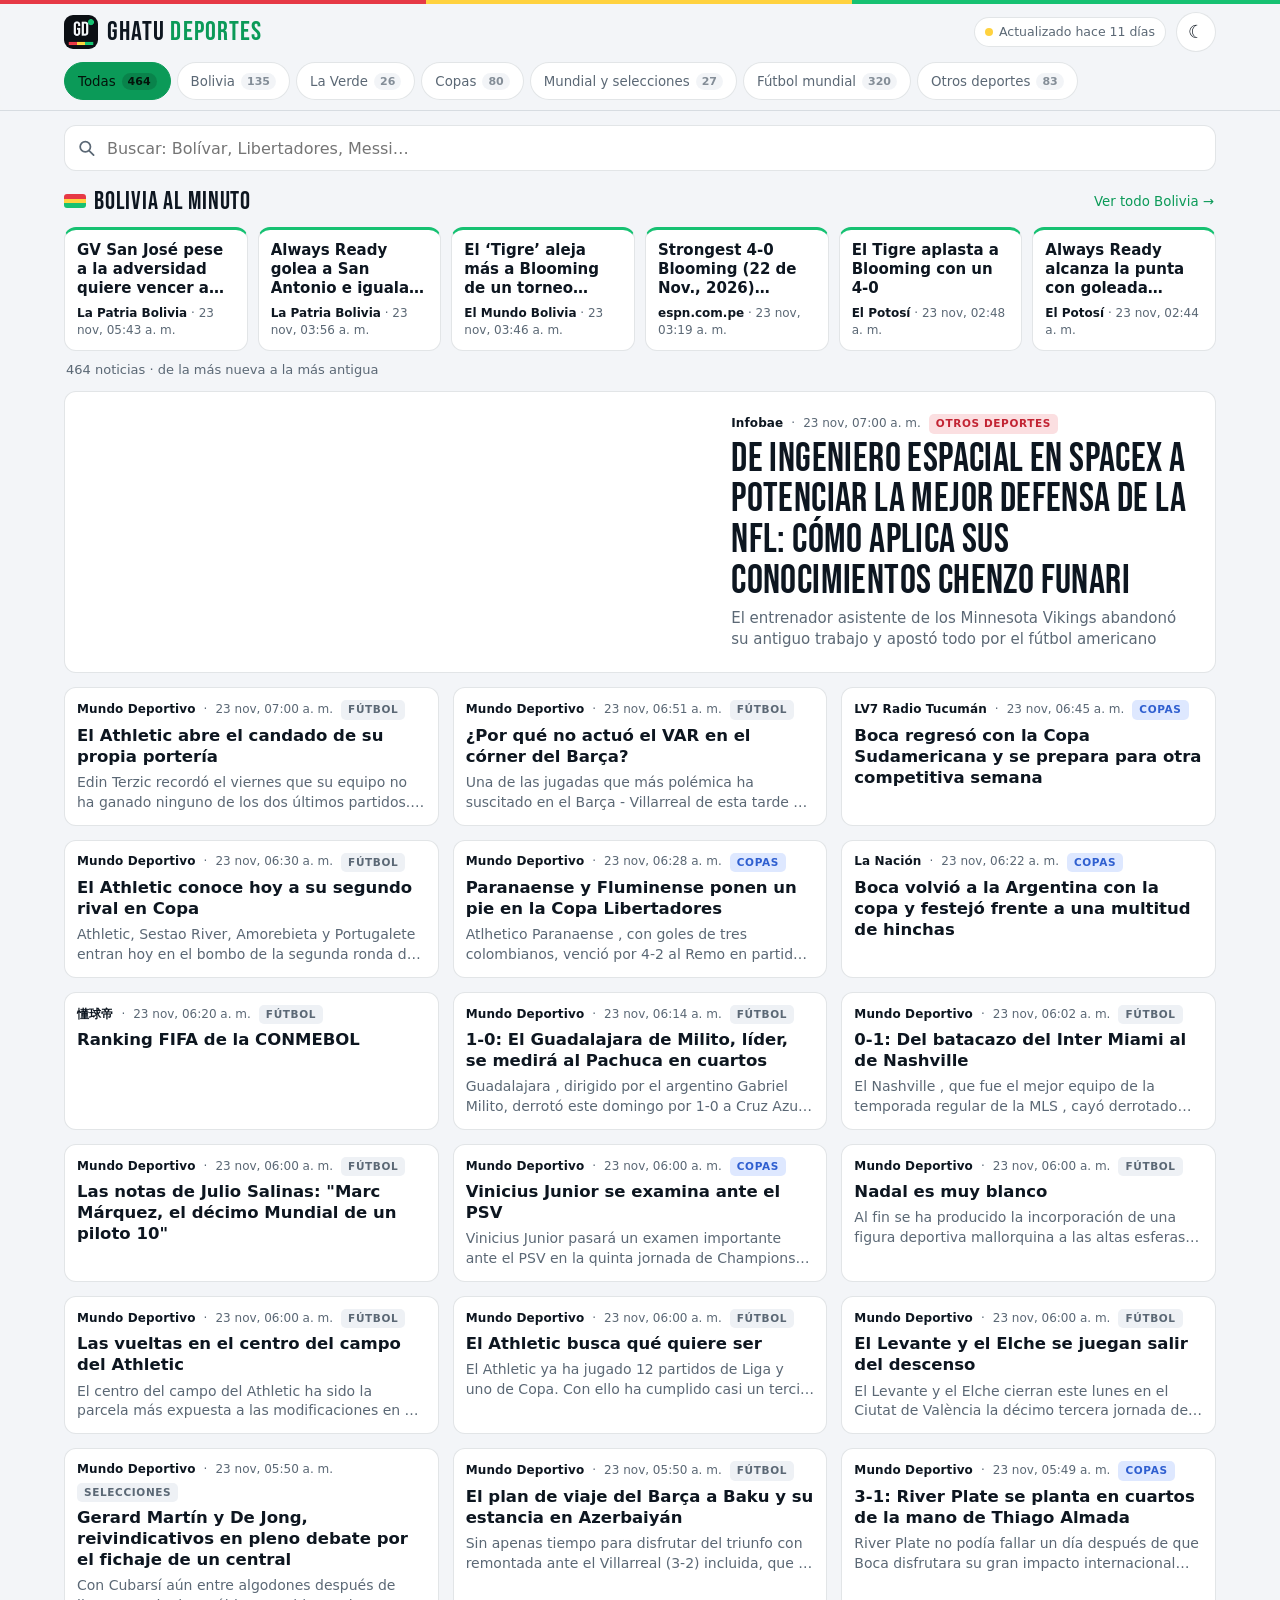
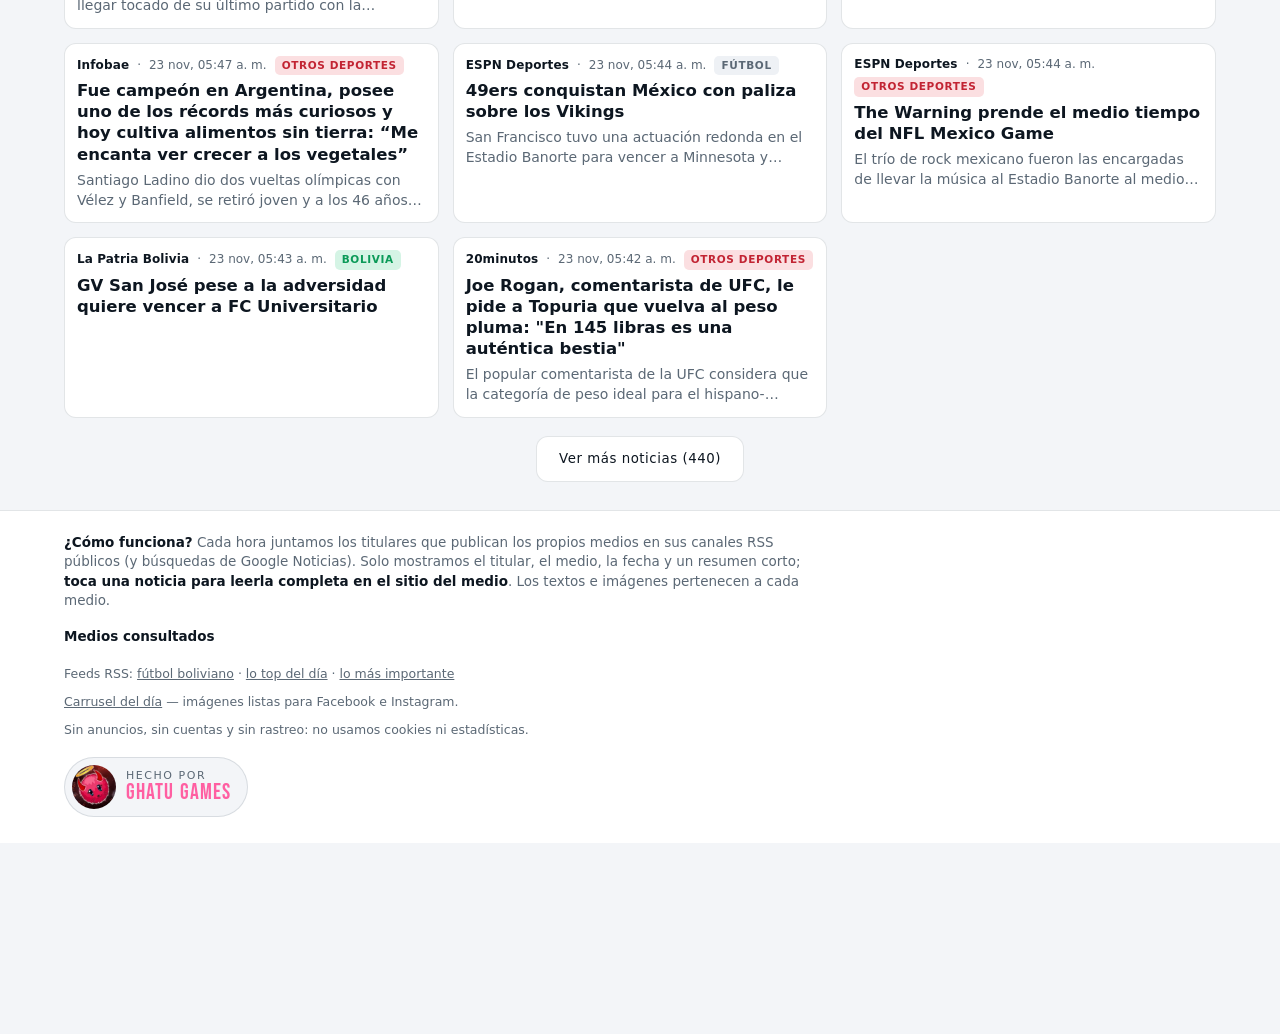
<file: index.html>
<!DOCTYPE html>
<html lang="es">
<head>
<meta charset="utf-8">
<meta name="viewport" content="width=device-width, initial-scale=1, viewport-fit=cover">
<title>Ghatu Deportes · Fútbol boliviano y del mundo al minuto</title>
<meta name="description" content="Titulares deportivos al día: fútbol boliviano (Bolívar, The Strongest, la Verde), Libertadores, Champions, selecciones y otros deportes, con enlace a cada medio.">
<meta http-equiv="Content-Security-Policy" content="default-src 'self'; img-src 'self' https: data:; style-src 'self'; script-src 'self'; connect-src 'self'; font-src 'self'; manifest-src 'self'; base-uri 'self'; form-action 'none'">
<meta name="referrer" content="strict-origin-when-cross-origin">
<meta name="theme-color" content="#0b0f14" media="(prefers-color-scheme: dark)">
<meta name="theme-color" content="#f3f5f8" media="(prefers-color-scheme: light)">
<meta property="og:title" content="Ghatu Deportes">
<meta property="og:description" content="Fútbol boliviano y del mundo, al minuto. Titulares de medios bolivianos e internacionales con enlace a la nota original.">
<meta property="og:type" content="website">
<meta property="og:url" content="https://ghatugames.github.io/deportes/">
<meta property="og:image" content="https://ghatugames.github.io/deportes/assets/og-deportes.jpg">
<link rel="canonical" href="https://ghatugames.github.io/deportes/">
<link rel="icon" href="assets/icono-32.png" type="image/png">
<link rel="apple-touch-icon" href="assets/icono-180.png">
<link rel="manifest" href="manifest.webmanifest">
<link rel="alternate" type="application/rss+xml" title="Ghatu Deportes · Fútbol boliviano" href="https://ghatugames.github.io/deportes/feed.xml">
<link rel="alternate" type="application/rss+xml" title="Ghatu Deportes · Lo top del día" href="https://ghatugames.github.io/deportes/feed-ligero.xml">
<link rel="alternate" type="application/rss+xml" title="Ghatu Deportes · Lo más importante" href="https://ghatugames.github.io/deportes/feed-gratis.xml">
<link rel="preload" href="assets/fuentes/bebas-neue.woff2" as="font" type="font/woff2" crossorigin>
<link rel="stylesheet" href="assets/estilo.css">
<script src="assets/tema.js"></script>
</head>
<body>
<a class="saltar" href="#lista">Saltar a las noticias</a>
<header class="cabecera">
  <div class="envoltura barra">
    <a class="marca" href="./" aria-label="Ghatu Deportes, inicio">
      <img src="assets/icono-64.png" alt="" width="34" height="34"><span>Ghatu <b>Deportes</b></span>
    </a>
    <span class="estado" id="estado" role="status" aria-live="polite"><i></i><span>Cargando…</span></span>
    <button class="tema" id="tema" type="button" aria-label="Cambiar a modo claro" title="Modo claro / oscuro"><span aria-hidden="true"></span></button>
  </div>
  <nav class="envoltura pestanas" id="pestanas" aria-label="Secciones"></nav>
</header>
<main class="envoltura" id="contenido">
  <div class="buscador">
    <svg viewBox="0 0 24 24" aria-hidden="true"><circle cx="10.5" cy="10.5" r="6.5"/><path d="M15.5 15.5 21 21"/></svg>
    <input id="buscar" type="search" placeholder="Buscar: Bolívar, Libertadores, Messi…" aria-label="Buscar noticias" autocomplete="off" enterkeyhint="search">
    <button id="limpiar" type="button" aria-label="Borrar búsqueda" hidden>✕</button>
  </div>
  <section class="tira" id="tira" hidden aria-labelledby="tira-t"><div class="tira-cab"><h2 id="tira-t"><span class="punto"></span>Bolivia al minuto</h2><button type="button" class="enlace" data-ir="bolivia">Ver todo Bolivia →</button></div><div class="tira-lista" id="tira-lista"></div></section>
  <p class="resumen-lista" id="resumen" aria-live="polite"></p>
  <div id="lista" class="lista" tabindex="-1" aria-busy="true">
    <div class="esqueleto"></div><div class="esqueleto"></div><div class="esqueleto"></div><div class="esqueleto"></div>
  </div>
  <div class="mas"><button type="button" class="boton" id="mas" hidden>Ver más noticias</button></div>
  <noscript><p class="aviso">Esta página necesita JavaScript para mostrar las noticias.</p></noscript>
</main>
<footer class="pie">
  <div class="envoltura">
    <p><b>¿Cómo funciona?</b> Cada hora juntamos los titulares que publican los propios medios en sus canales RSS públicos (y búsquedas de Google Noticias). Solo mostramos el titular, el medio, la fecha y un resumen corto; <b>toca una noticia para leerla completa en el sitio del medio</b>. Los textos e imágenes pertenecen a cada medio.</p>
    <details class="fuentes"><summary>Medios consultados</summary><ul id="fuentes"></ul></details>
    <p class="pie-nota">Feeds RSS: <a href="feed.xml">fútbol boliviano</a> · <a href="feed-ligero.xml">lo top del día</a> · <a href="feed-gratis.xml">lo más importante</a></p>
    <p class="pie-nota"><a href="carrusel/">Carrusel del día</a> — imágenes listas para Facebook e Instagram.</p>
    <p class="pie-nota">Sin anuncios, sin cuentas y sin rastreo: no usamos cookies ni estadísticas.</p>
    <a class="sello" href="https://ghatugames.github.io/" target="_blank" rel="noopener"><img src="assets/ghatu-128.webp" alt="" width="44" height="44" loading="lazy"><span><small>Hecho por</small><b>Ghatu Games</b></span></a>
  </div>
</footer>
<script src="assets/app.js"></script>
</body>
</html>
</file>
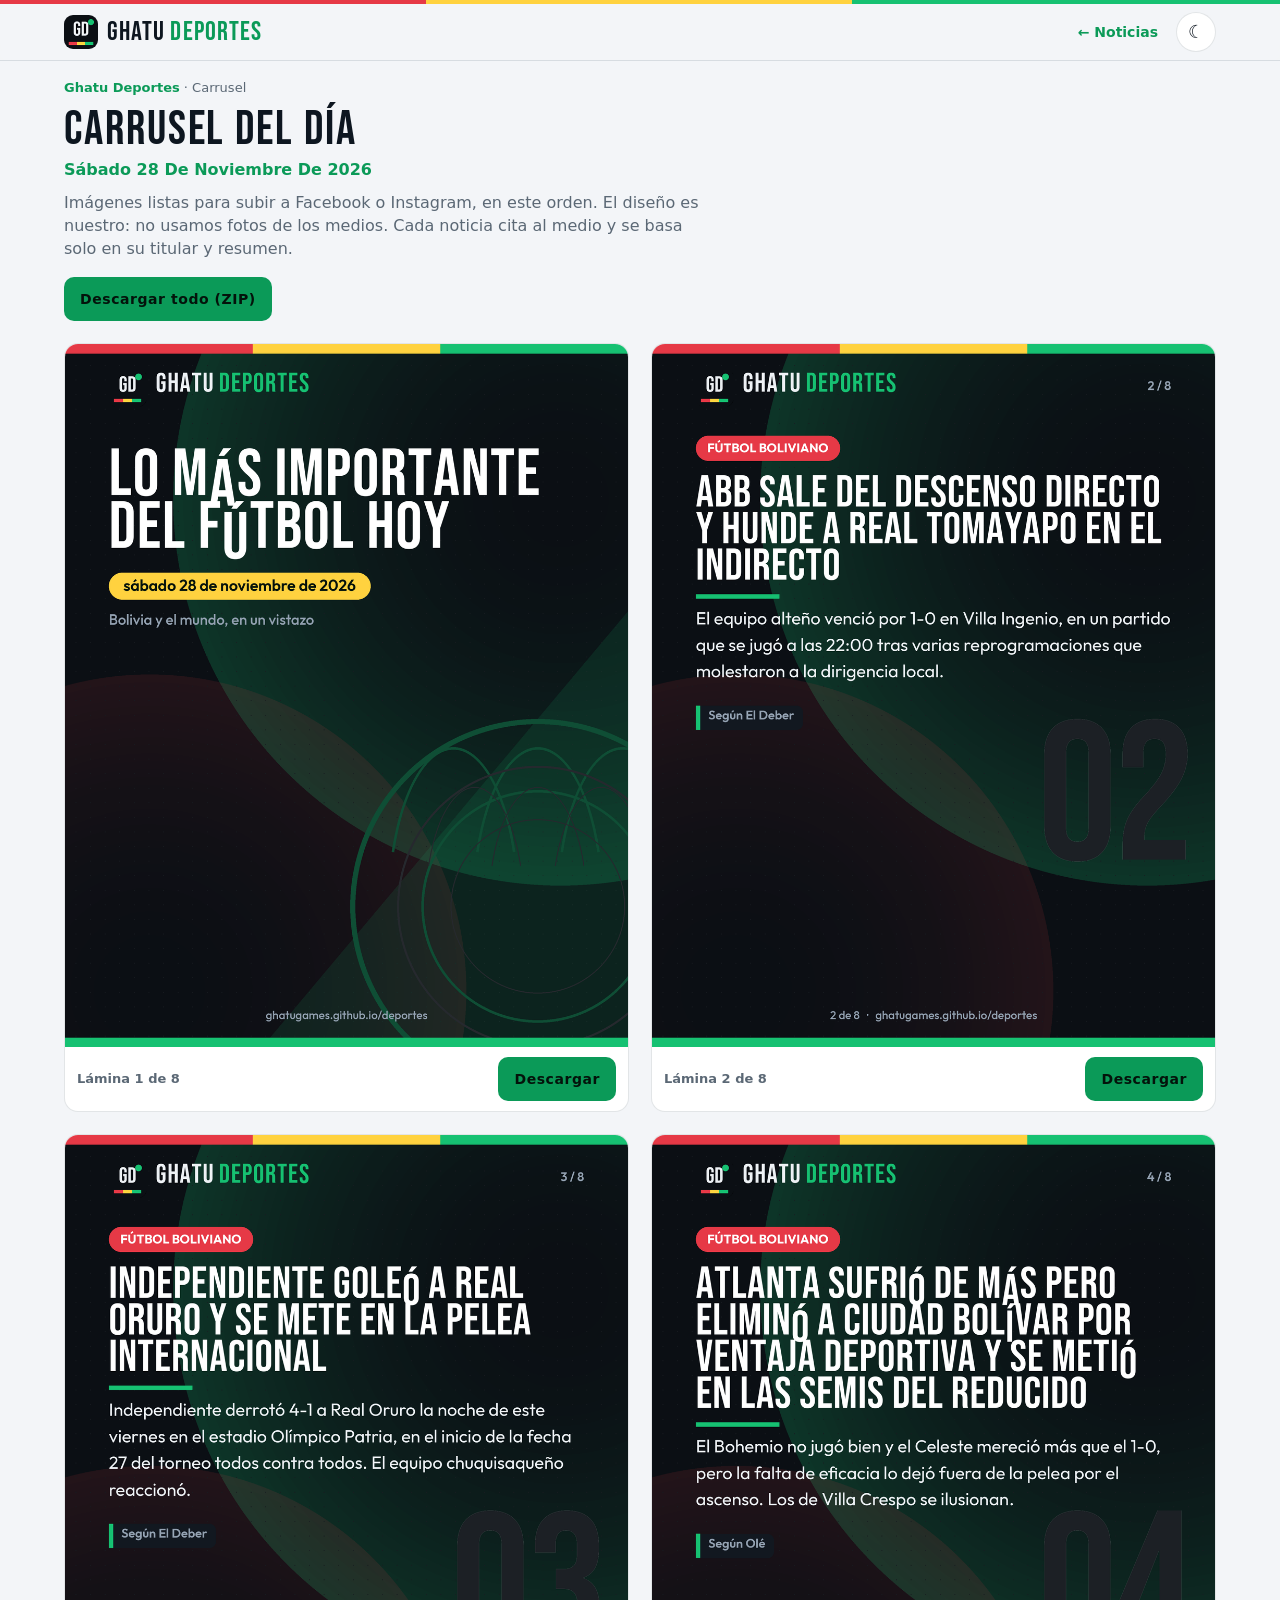
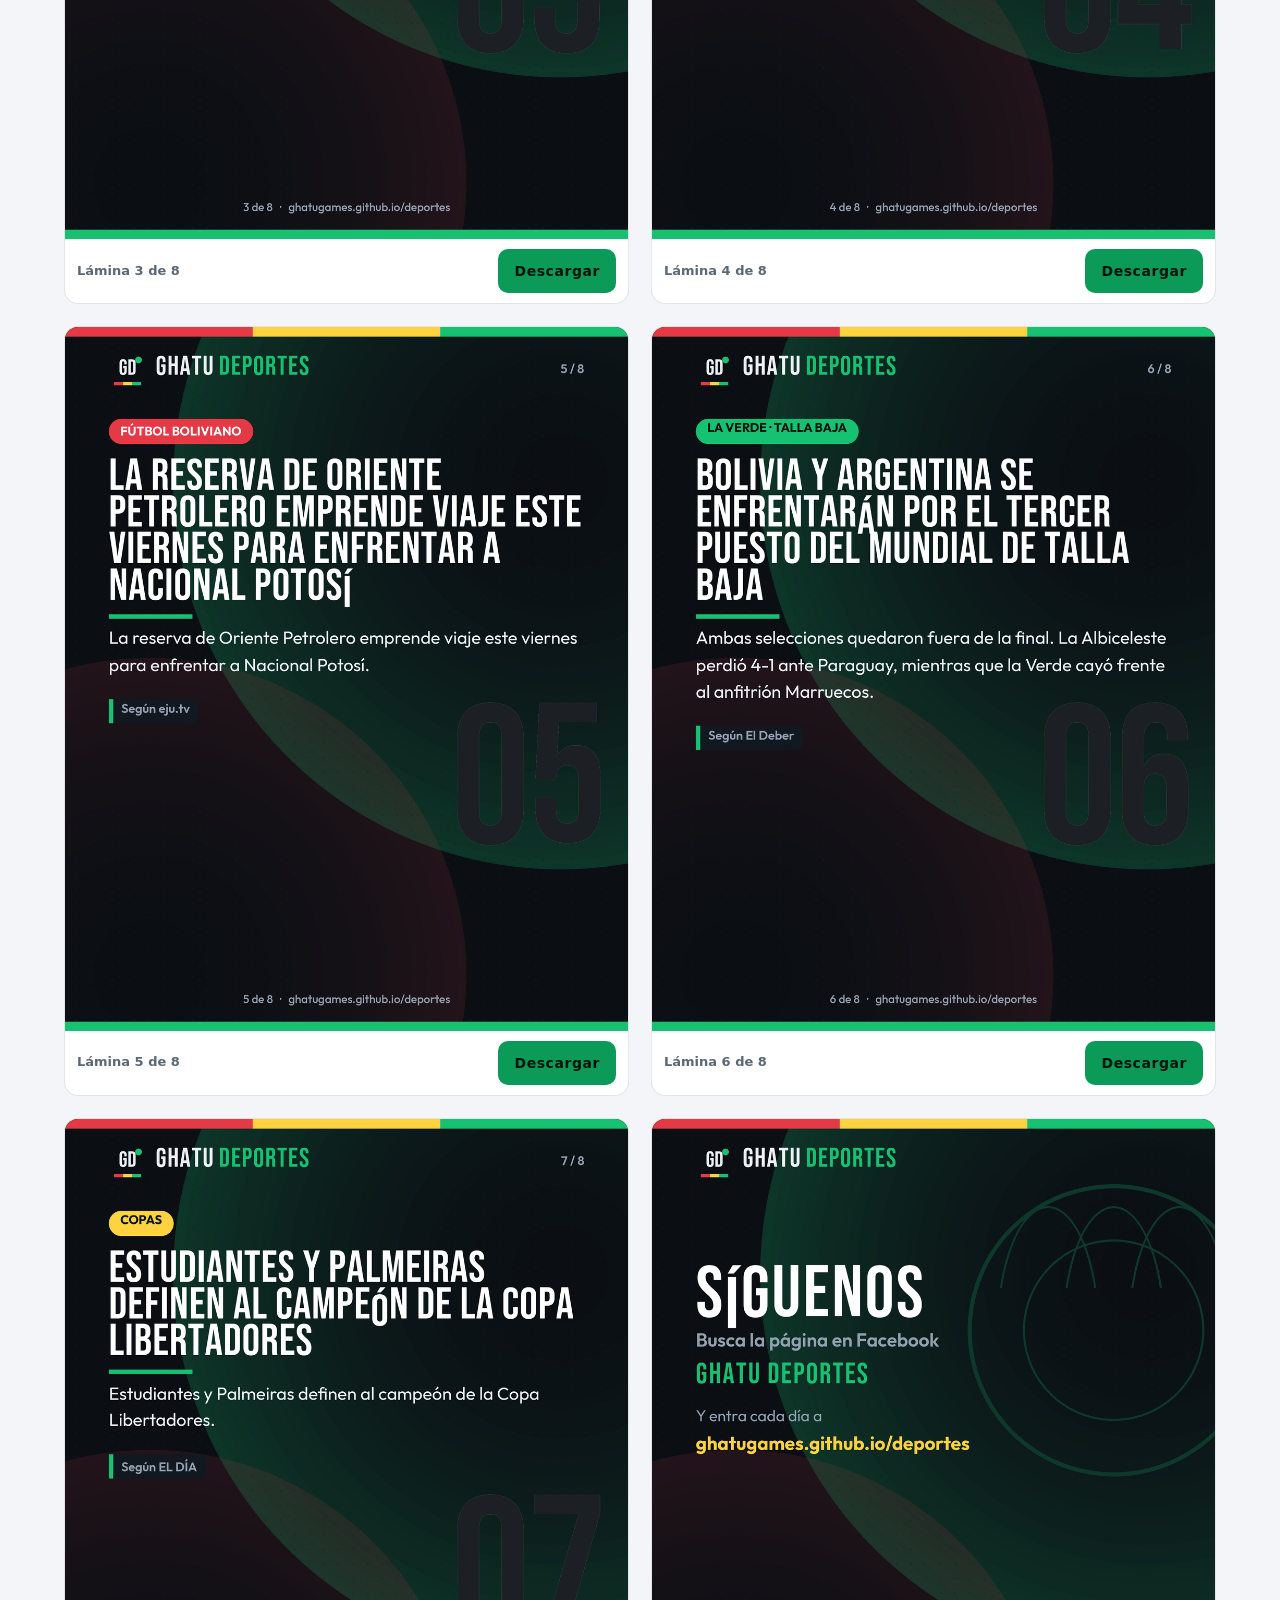
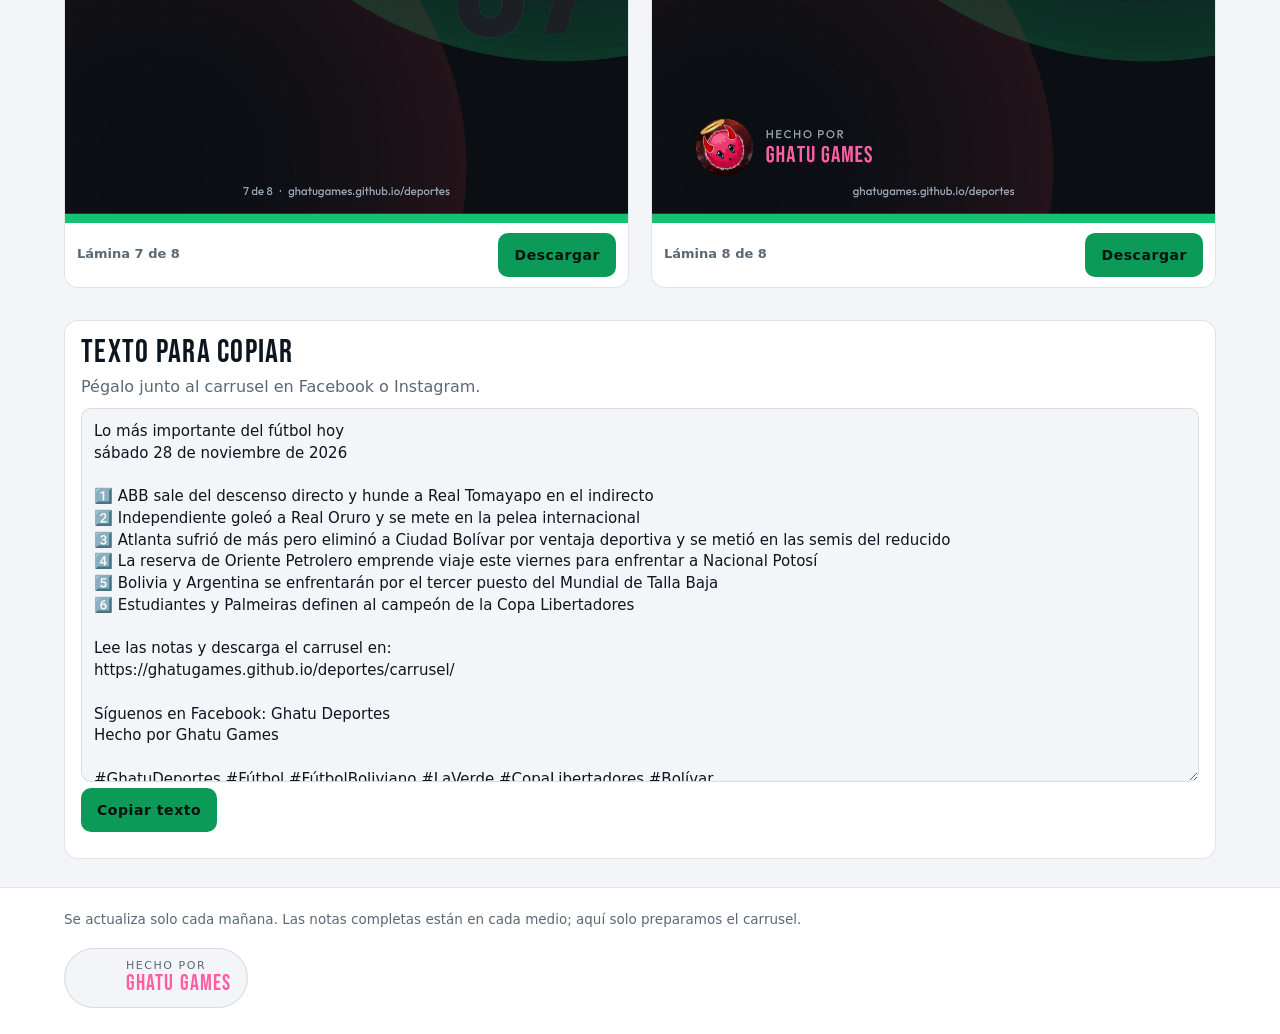
<file: carrusel/index.html>
<!DOCTYPE html>
<html lang="es">
<head>
<meta charset="utf-8">
<meta name="viewport" content="width=device-width, initial-scale=1, viewport-fit=cover">
<title>Carrusel del día · Ghatu Deportes</title>
<meta name="description" content="Lo más importante del fútbol hoy, en imágenes listas para Facebook e Instagram. sábado 28 de noviembre de 2026.">
<meta http-equiv="Content-Security-Policy" content="default-src 'self'; img-src 'self'; style-src 'self'; script-src 'self'; connect-src 'self'; font-src 'self'; base-uri 'self'; form-action 'none'">
<meta name="theme-color" content="#0b0f14">
<meta property="og:title" content="Carrusel del día · Ghatu Deportes">
<meta property="og:description" content="Lo más importante del fútbol hoy, en imágenes para compartir.">
<meta property="og:type" content="website">
<meta property="og:url" content="https://ghatugames.github.io/deportes/carrusel/">
<meta property="og:image" content="https://ghatugames.github.io/deportes/carrusel/hoy/1.png">
<link rel="canonical" href="https://ghatugames.github.io/deportes/carrusel/">
<link rel="icon" href="../assets/icono-32.png" type="image/png">
<link rel="apple-touch-icon" href="../assets/icono-180.png">
<link rel="preload" href="../assets/fuentes/bebas-neue.woff2" as="font" type="font/woff2" crossorigin>
<link rel="stylesheet" href="../assets/estilo.css">
<link rel="stylesheet" href="estilo.css">
<script src="../assets/tema.js"></script>
</head>
<body class="pag-carrusel">
<a class="saltar" href="#laminas">Saltar a las láminas</a>
<header class="cabecera">
  <div class="envoltura barra">
    <a class="marca" href="../" aria-label="Ghatu Deportes, inicio">
      <img src="../assets/icono-64.png" alt="" width="34" height="34"><span>Ghatu <b>Deportes</b></span>
    </a>
    <a class="volver" href="../">← Noticias</a>
    <button class="tema" id="tema" type="button" aria-label="Cambiar a modo claro" title="Modo claro / oscuro"><span aria-hidden="true"></span></button>
  </div>
</header>
<main class="envoltura">
  <p class="migas"><a href="../">Ghatu Deportes</a> · Carrusel</p>
  <h1>Carrusel del día</h1>
  <p class="fecha-dia">sábado 28 de noviembre de 2026</p>
  <p class="intro">Imágenes listas para subir a Facebook o Instagram, en este orden. El diseño es nuestro: no usamos fotos de los medios. Cada noticia cita al medio y se basa solo en su titular y resumen.</p>
  <p class="acciones">
    <a class="boton" href="hoy/ghatu-deportes-carrusel-2026-11-28.zip" download>Descargar todo (ZIP)</a>
  </p>
  <section id="laminas" class="laminas" aria-label="Láminas de hoy">
<figure class="lamina">
  <img src="hoy/1.png" alt="Portada: lo más importante del fútbol hoy, sábado 28 de noviembre de 2026" width="1080" height="1350">
  <figcaption><span>Lámina 1 de 8</span><a class="boton" href="hoy/1.png" download="ghatu-deportes-2026-11-28-1.png">Descargar</a></figcaption>
</figure>
<figure class="lamina">
  <img src="hoy/2.png" alt="ABB sale del descenso directo y hunde a Real Tomayapo en el indirecto (según El Deber)" width="1080" height="1350">
  <figcaption><span>Lámina 2 de 8</span><a class="boton" href="hoy/2.png" download="ghatu-deportes-2026-11-28-2.png">Descargar</a></figcaption>
</figure>
<figure class="lamina">
  <img src="hoy/3.png" alt="Independiente goleó a Real Oruro y se mete en la pelea internacional (según El Deber)" width="1080" height="1350">
  <figcaption><span>Lámina 3 de 8</span><a class="boton" href="hoy/3.png" download="ghatu-deportes-2026-11-28-3.png">Descargar</a></figcaption>
</figure>
<figure class="lamina">
  <img src="hoy/4.png" alt="Atlanta sufrió de más pero eliminó a Ciudad Bolívar por ventaja deportiva y se metió en las semis del reducido (según Olé)" width="1080" height="1350">
  <figcaption><span>Lámina 4 de 8</span><a class="boton" href="hoy/4.png" download="ghatu-deportes-2026-11-28-4.png">Descargar</a></figcaption>
</figure>
<figure class="lamina">
  <img src="hoy/5.png" alt="La reserva de Oriente Petrolero emprende viaje este viernes para enfrentar a Nacional Potosí (según eju.tv)" width="1080" height="1350">
  <figcaption><span>Lámina 5 de 8</span><a class="boton" href="hoy/5.png" download="ghatu-deportes-2026-11-28-5.png">Descargar</a></figcaption>
</figure>
<figure class="lamina">
  <img src="hoy/6.png" alt="Bolivia y Argentina se enfrentarán por el tercer puesto del Mundial de Talla Baja (según El Deber)" width="1080" height="1350">
  <figcaption><span>Lámina 6 de 8</span><a class="boton" href="hoy/6.png" download="ghatu-deportes-2026-11-28-6.png">Descargar</a></figcaption>
</figure>
<figure class="lamina">
  <img src="hoy/7.png" alt="Estudiantes y Palmeiras definen al campeón de la Copa Libertadores (según EL DÍA)" width="1080" height="1350">
  <figcaption><span>Lámina 7 de 8</span><a class="boton" href="hoy/7.png" download="ghatu-deportes-2026-11-28-7.png">Descargar</a></figcaption>
</figure>
<figure class="lamina">
  <img src="hoy/8.png" alt="Cierre: sigue a Ghatu Deportes en Facebook y en la web. Hecho por Ghatu Games." width="1080" height="1350">
  <figcaption><span>Lámina 8 de 8</span><a class="boton" href="hoy/8.png" download="ghatu-deportes-2026-11-28-8.png">Descargar</a></figcaption>
</figure>
  </section>
  <section class="epigrafe" aria-labelledby="epi-t">
    <h2 id="epi-t">Texto para copiar</h2>
    <p>Pégalo junto al carrusel en Facebook o Instagram.</p>
    <textarea id="pie" readonly rows="16">Lo más importante del fútbol hoy
sábado 28 de noviembre de 2026

1️⃣ ABB sale del descenso directo y hunde a Real Tomayapo en el indirecto
2️⃣ Independiente goleó a Real Oruro y se mete en la pelea internacional
3️⃣ Atlanta sufrió de más pero eliminó a Ciudad Bolívar por ventaja deportiva y se metió en las semis del reducido
4️⃣ La reserva de Oriente Petrolero emprende viaje este viernes para enfrentar a Nacional Potosí
5️⃣ Bolivia y Argentina se enfrentarán por el tercer puesto del Mundial de Talla Baja
6️⃣ Estudiantes y Palmeiras definen al campeón de la Copa Libertadores

Lee las notas y descarga el carrusel en:
https://ghatugames.github.io/deportes/carrusel/

Síguenos en Facebook: Ghatu Deportes
Hecho por Ghatu Games

#GhatuDeportes #Fútbol #FútbolBoliviano #LaVerde #CopaLibertadores #Bolívar</textarea>
    <p class="acciones"><button type="button" class="boton" id="copiar">Copiar texto</button> <span id="copiado" hidden>Listo, ya está copiado.</span></p>
  </section>
</main>
<footer class="pie">
  <div class="envoltura">
    <p>Se actualiza solo cada mañana. Las notas completas están en cada medio; aquí solo preparamos el carrusel.</p>
    <a class="sello" href="https://ghatugames.github.io/" target="_blank" rel="noopener"><img src="../assets/ghatu-128.webp" alt="" width="44" height="44" loading="lazy"><span><small>Hecho por</small><b>Ghatu Games</b></span></a>
  </div>
</footer>
<script src="app.js"></script>
</body>
</html>
</file>
<file: assets/estilo.css>
@font-face{font-family:"Bebas Neue";src:url(fuentes/bebas-neue.woff2) format("woff2");font-display:swap}
:root{--fondo:#0b0f14;--panel:#121820;--panel2:#18202b;--linea:rgba(160,180,200,.14);--texto:#eef2f6;--suave:#93a1b1;--acento:#16c172;--acento2:#0fa35f;--rojo:#e63946;--amarillo:#ffd23f;--verde:#16c172;--sombra:0 8px 24px rgba(0,0,0,.35);--radio:12px;--max:1180px;color-scheme:dark}
@media (prefers-color-scheme:light){:root:not([data-tema=oscuro]){--fondo:#f3f5f8;--panel:#fff;--panel2:#eef1f5;--linea:rgba(20,40,60,.12);--texto:#0d1620;--suave:#5b6875;--acento:#0b9a58;--acento2:#087a46;--sombra:0 6px 18px rgba(15,30,50,.08);color-scheme:light}}
:root[data-tema=claro]{--fondo:#f3f5f8;--panel:#fff;--panel2:#eef1f5;--linea:rgba(20,40,60,.12);--texto:#0d1620;--suave:#5b6875;--acento:#0b9a58;--acento2:#087a46;--sombra:0 6px 18px rgba(15,30,50,.08);color-scheme:light}
*{box-sizing:border-box}
html{-webkit-text-size-adjust:100%}
body{margin:0;background:var(--fondo);color:var(--texto);font:16px/1.45 system-ui,-apple-system,"Segoe UI",Roboto,"Noto Sans",Arial,sans-serif;min-height:100vh;overflow-x:hidden}
a{color:inherit}
img{max-width:100%}
.envoltura{max-width:var(--max);margin:0 auto;padding:0 14px}
.saltar{position:absolute;left:-999px;top:6px;z-index:50;background:var(--acento);color:#04130b;padding:8px 12px;border-radius:8px}.saltar:focus{left:8px}
/* cabecera */
.cabecera{position:sticky;top:0;z-index:20;background:color-mix(in srgb,var(--fondo) 88%,transparent);backdrop-filter:saturate(1.4) blur(10px);-webkit-backdrop-filter:saturate(1.4) blur(10px);border-bottom:1px solid var(--linea)}
.cabecera::before{content:"";display:block;height:4px;background:linear-gradient(90deg,var(--rojo) 0 33.3%,var(--amarillo) 33.3% 66.6%,var(--verde) 66.6%)}
.barra{display:flex;align-items:center;gap:10px;height:56px}
.marca{display:flex;align-items:center;gap:9px;text-decoration:none;min-width:0}
.marca img{width:34px;height:34px;border-radius:9px;flex:none}
.marca span{font:400 27px/1 "Bebas Neue",Impact,"Arial Narrow",sans-serif;letter-spacing:.04em;white-space:nowrap}
.marca b{font-weight:400;color:var(--acento)}
.estado{margin-left:auto;display:inline-flex;align-items:center;gap:6px;min-height:30px;padding:4px 10px;border:1px solid var(--linea);border-radius:99px;background:var(--panel);color:var(--suave);font-size:12.5px;white-space:nowrap;max-width:46vw;overflow:hidden}
.estado span{overflow:hidden;text-overflow:ellipsis}
.estado i{flex:none;width:8px;height:8px;border-radius:50%;background:var(--suave)}
.estado.ok i{background:var(--verde);box-shadow:0 0 0 0 rgba(22,193,114,.6);animation:latido 2s infinite}
.estado.viejo i{background:var(--amarillo)}.estado.error i{background:var(--rojo)}
@keyframes latido{70%{box-shadow:0 0 0 7px rgba(22,193,114,0)}100%{box-shadow:0 0 0 0 rgba(22,193,114,0)}}
.tema{flex:none;width:40px;height:40px;border-radius:50%;border:1px solid var(--linea);background:var(--panel);color:var(--texto);cursor:pointer;display:grid;place-items:center}
.tema span::before{content:"☀";font-size:18px}
:root[data-tema=claro] .tema span::before{content:"☾"}
@media (prefers-color-scheme:light){:root:not([data-tema=oscuro]) .tema span::before{content:"☾"}}
/* pestañas */
.pestanas{display:flex;gap:6px;overflow-x:auto;scrollbar-width:none;padding-bottom:10px;padding-top:2px;scroll-padding:14px}
.pestanas::-webkit-scrollbar{display:none}
.pestanas button{flex:none;display:inline-flex;align-items:center;gap:6px;min-height:38px;padding:6px 13px;border-radius:99px;border:1px solid var(--linea);background:var(--panel);color:var(--suave);font:700 13.5px/1 inherit;font-family:inherit;cursor:pointer;white-space:nowrap}
.pestanas button small{font-size:11px;font-weight:700;opacity:.75;padding:2px 6px;border-radius:99px;background:var(--panel2)}
.pestanas button[aria-pressed=true]{background:var(--acento);border-color:var(--acento);color:#04130b}
.pestanas button[aria-pressed=true] small{background:rgba(0,0,0,.15);opacity:1}
/* buscador */
.buscador{position:relative;margin:14px 0 6px}
.buscador svg{position:absolute;left:13px;top:50%;width:19px;height:19px;transform:translateY(-50%);fill:none;stroke:var(--suave);stroke-width:2.2;stroke-linecap:round}
.buscador input{width:100%;height:46px;padding:0 44px 0 42px;border-radius:12px;border:1px solid var(--linea);background:var(--panel);color:var(--texto);font:inherit;font-size:16px;outline:none;-webkit-appearance:none;appearance:none}
.buscador input::-webkit-search-cancel-button{display:none}
.buscador input:focus{border-color:var(--acento);box-shadow:0 0 0 3px color-mix(in srgb,var(--acento) 25%,transparent)}
.buscador button{position:absolute;right:5px;top:50%;transform:translateY(-50%);width:36px;height:36px;border:0;border-radius:9px;background:transparent;color:var(--suave);font-size:16px;cursor:pointer}
.resumen-lista{margin:6px 2px 10px;min-height:20px;color:var(--suave);font-size:13px}
/* tarjetas */
.lista{display:grid;gap:10px}
.nota{display:grid;grid-template-columns:1fr 104px;gap:12px;align-items:start;padding:12px;background:var(--panel);border:1px solid var(--linea);border-radius:var(--radio);text-decoration:none;color:inherit;transition:border-color .15s,transform .15s;min-width:0}
.nota:hover{border-color:color-mix(in srgb,var(--acento) 55%,var(--linea))}
.nota:active{transform:scale(.995)}
.nota.sin-img{grid-template-columns:1fr}
.nota .img{grid-column:2;grid-row:1;aspect-ratio:1;border-radius:9px;overflow:hidden;background:var(--panel2)}
.nota .img img{width:100%;height:100%;object-fit:cover;display:block}
.nota .txt{grid-column:1;grid-row:1;min-width:0}
.meta{display:flex;flex-wrap:wrap;align-items:center;gap:4px 8px;margin-bottom:5px;color:var(--suave);font-size:12px}
.medio{font-weight:800;color:var(--texto);letter-spacing:.01em}
.cat{font-size:10.5px;font-weight:800;letter-spacing:.06em;text-transform:uppercase;padding:2px 7px;border-radius:5px;background:var(--panel2);color:var(--suave)}
.cat.bolivia{background:color-mix(in srgb,var(--verde) 18%,transparent);color:var(--acento)}
.cat.seleccion{background:color-mix(in srgb,var(--amarillo) 22%,transparent);color:color-mix(in srgb,var(--amarillo) 70%,var(--texto))}
.cat.copas{background:color-mix(in srgb,#5b8cff 20%,transparent);color:#7aa2ff}
.cat.otros{background:color-mix(in srgb,var(--rojo) 16%,transparent);color:#ff7b85}
:root[data-tema=claro] .cat.copas{color:#2f5fd0}:root[data-tema=claro] .cat.otros{color:#c22433}:root[data-tema=claro] .cat.seleccion{color:#8a6a00}
@media (prefers-color-scheme:light){:root:not([data-tema=oscuro]) .cat.copas{color:#2f5fd0}:root:not([data-tema=oscuro]) .cat.otros{color:#c22433}:root:not([data-tema=oscuro]) .cat.seleccion{color:#8a6a00}}
.nota h2{margin:0;font-size:16.5px;line-height:1.28;font-weight:750;overflow-wrap:anywhere}
.nota p{margin:6px 0 0;color:var(--suave);font-size:14px;line-height:1.42;display:-webkit-box;-webkit-line-clamp:2;-webkit-box-orient:vertical;overflow:hidden;overflow-wrap:anywhere}
.nota .ir{display:none}
/* portada (primera noticia con imagen) */
.nota.portada{grid-template-columns:1fr;padding:0;overflow:hidden}
.nota.portada .img{grid-column:1;grid-row:1;aspect-ratio:16/9;border-radius:0}
.nota.portada .txt{grid-row:2;padding:12px 14px 14px}
.nota.portada h2{font:400 clamp(28px,7.4vw,44px)/1.02 "Bebas Neue",Impact,"Arial Narrow",sans-serif;letter-spacing:.01em}
.nota.portada p{-webkit-line-clamp:3;font-size:15px}
.esqueleto{height:112px;border-radius:var(--radio);background:linear-gradient(90deg,var(--panel) 0,var(--panel2) 50%,var(--panel) 100%);background-size:200% 100%;animation:brillo 1.2s infinite}
@keyframes brillo{to{background-position:-200% 0}}
.mas{text-align:center;margin:18px 0 8px}
.boton{min-height:46px;padding:10px 22px;border-radius:12px;border:1px solid var(--linea);background:var(--panel);color:var(--texto);font:800 14px inherit;font-family:inherit;letter-spacing:.04em;cursor:pointer}
.boton:hover{border-color:var(--acento)}
.boton.primario{background:var(--acento);border-color:var(--acento);color:#04130b}
.aviso{padding:22px 16px;border:1px dashed var(--linea);border-radius:var(--radio);text-align:center;color:var(--suave);background:var(--panel)}
.aviso b{display:block;color:var(--texto);font-size:17px;margin-bottom:4px}
.aviso .boton{margin-top:12px}
mark{background:color-mix(in srgb,var(--amarillo) 45%,transparent);color:inherit;border-radius:3px;padding:0 1px}
/* pie */
.pie{margin-top:28px;border-top:1px solid var(--linea);padding:22px 0 calc(26px + env(safe-area-inset-bottom));color:var(--suave);font-size:13.5px;background:var(--panel)}
.pie p{margin:0 0 10px;max-width:760px}
.pie b{color:var(--texto)}
.fuentes{margin:6px 0 12px}
.fuentes summary{cursor:pointer;font-weight:800;color:var(--texto);min-height:32px;display:flex;align-items:center}
.fuentes ul{list-style:none;padding:0;margin:6px 0 0;display:grid;grid-template-columns:repeat(auto-fill,minmax(210px,1fr));gap:4px 14px}
.fuentes li{display:flex;gap:7px;align-items:center;font-size:13px}
.fuentes li i{width:8px;height:8px;border-radius:50%;background:var(--verde);flex:none}.fuentes li.mal i{background:var(--rojo)}
.fuentes li small{margin-left:auto;opacity:.8}
.pie .pie-nota{margin-top:4px;font-size:12.5px}
.sello{display:inline-flex;align-items:center;gap:10px;margin-top:8px;padding:7px 16px 7px 7px;border-radius:99px;border:1px solid var(--linea);background:var(--fondo);text-decoration:none;color:var(--texto)}
.sello:hover{border-color:#ff5fa2}
.sello img{width:44px;height:44px;border-radius:50%}
.sello span{display:flex;flex-direction:column;line-height:1.1}
.sello small{font-size:11px;letter-spacing:.14em;text-transform:uppercase;color:var(--suave)}
.sello b{font:400 22px/1 "Bebas Neue",Impact,sans-serif;letter-spacing:.05em;color:#ff5fa2}
/* tira Bolivia */
.tira{margin:12px 0 4px}
.tira-cab{display:flex;align-items:center;justify-content:space-between;gap:10px;margin-bottom:8px}
.tira h2{margin:0;display:flex;align-items:center;gap:8px;font:400 25px/1 "Bebas Neue",Impact,"Arial Narrow",sans-serif;letter-spacing:.03em}
.tira .punto{width:22px;height:14px;border-radius:3px;background:linear-gradient(180deg,var(--rojo) 0 33.3%,var(--amarillo) 33.3% 66.6%,var(--verde) 66.6%)}
.enlace{border:0;background:none;color:var(--acento);font:800 13px inherit;font-family:inherit;cursor:pointer;padding:8px 2px;min-height:36px}
.tira-lista{display:grid;grid-auto-flow:column;grid-auto-columns:minmax(236px,72%);gap:10px;overflow-x:auto;scroll-snap-type:x mandatory;scrollbar-width:none;padding-bottom:4px}
.tira-lista::-webkit-scrollbar{display:none}
.mini{scroll-snap-align:start;display:flex;flex-direction:column;gap:6px;min-height:118px;padding:11px 12px;border-radius:var(--radio);background:var(--panel);border:1px solid var(--linea);border-top:3px solid var(--verde);text-decoration:none;min-width:0}
.mini:hover{border-color:var(--acento)}
.mini b{font-size:15px;line-height:1.28;font-weight:750;display:-webkit-box;-webkit-line-clamp:3;-webkit-box-orient:vertical;overflow:hidden;overflow-wrap:anywhere}
.mini small{margin-top:auto;color:var(--suave);font-size:12px}.mini small strong{color:var(--texto)}
@media (min-width:700px){.tira-lista{grid-auto-columns:minmax(0,1fr);grid-auto-flow:row;grid-template-columns:repeat(3,minmax(0,1fr))}}
@media (min-width:1020px){.tira-lista{grid-template-columns:repeat(6,minmax(0,1fr))}}
/* celulares angostos: marca y estado compactos */
@media (max-width:480px){.marca span{font-size:23px}.marca img{width:30px;height:30px}.estado .largo{display:none}.estado{max-width:none}.barra{gap:8px}}
@media (max-width:350px){.marca span b{display:none}}
/* escritorio */
@media (min-width:700px){
  .lista{grid-template-columns:repeat(2,minmax(0,1fr));gap:14px}
  .nota.portada{grid-column:1/-1;grid-template-columns:1.25fr 1fr}
  .nota.portada .img{grid-row:1;aspect-ratio:16/10}
  .nota.portada .txt{grid-column:2;grid-row:1;padding:22px;align-self:center}
  .nota.portada p{-webkit-line-clamp:4}
  .nota.portada h2{font-size:clamp(30px,3.2vw,40px)}
  .nota{grid-template-columns:1fr 120px}
}
@media (min-width:1020px){.lista{grid-template-columns:repeat(3,minmax(0,1fr))}.pestanas{flex-wrap:wrap;overflow:visible}}
@media (prefers-reduced-motion:reduce){*{animation:none!important;transition:none!important}}
.pag404{padding:40px 14px}
.boton-enlace{display:inline-flex;align-items:center;text-decoration:none;margin-top:12px}
</file>
<file: carrusel/estilo.css>
/* Estilos propios de la página del carrusel. El resto sale de assets/estilo.css. */
.pag-carrusel h1{font:400 48px/1 "Bebas Neue",Impact,"Arial Narrow",sans-serif;letter-spacing:.04em;margin:8px 0 4px}
.pag-carrusel .fecha-dia{color:var(--acento);font-weight:800;margin:0 0 10px;text-transform:capitalize}
.pag-carrusel .intro{max-width:40rem;color:var(--suave);margin:0 0 16px}
.pag-carrusel .migas{font-size:13px;color:var(--suave);margin:18px 0 0}
.pag-carrusel .migas a{color:var(--acento);font-weight:800;text-decoration:none}
.pag-carrusel .volver{margin-left:auto;margin-right:8px;color:var(--acento);font-weight:800;text-decoration:none;font-size:14px;white-space:nowrap}
.pag-carrusel .acciones{display:flex;flex-wrap:wrap;gap:10px;align-items:center;margin:12px 0 22px}
.pag-carrusel .boton{display:inline-flex;align-items:center;justify-content:center;min-height:44px;padding:8px 16px;border-radius:10px;background:var(--acento);color:#04130b;font:800 14px/1 system-ui,sans-serif;text-decoration:none;border:0;cursor:pointer}
.pag-carrusel .boton:hover{background:var(--acento2);color:#04130b}
.pag-carrusel .laminas{display:grid;gap:22px;margin:0 0 32px}
@media (min-width:800px){.pag-carrusel .laminas{grid-template-columns:repeat(2,minmax(0,1fr))}}
.pag-carrusel .lamina{margin:0;background:var(--panel);border:1px solid var(--linea);border-radius:14px;overflow:hidden}
.pag-carrusel .lamina img{display:block;width:100%;height:auto;background:#0b0f14}
.pag-carrusel .lamina figcaption{display:flex;align-items:center;justify-content:space-between;gap:10px;padding:10px 12px}
.pag-carrusel .lamina figcaption span{color:var(--suave);font-size:13px;font-weight:700}
.pag-carrusel .epigrafe{margin:0 0 24px;padding:16px;border-radius:14px;background:var(--panel);border:1px solid var(--linea)}
.pag-carrusel .epigrafe h2{font:400 32px/1 "Bebas Neue",Impact,sans-serif;letter-spacing:.04em;margin:0 0 6px}
.pag-carrusel .epigrafe p{margin:0 0 10px;color:var(--suave)}
.pag-carrusel textarea{width:100%;box-sizing:border-box;min-height:280px;padding:12px;border-radius:10px;border:1px solid var(--linea);background:var(--fondo);color:var(--texto);font:15px/1.45 system-ui,sans-serif;resize:vertical}
.pag-carrusel #copiado{color:var(--acento);font-weight:800;font-size:14px}
@media (max-width:480px){.pag-carrusel h1{font-size:38px}.pag-carrusel .volver{font-size:13px}}
</file>
